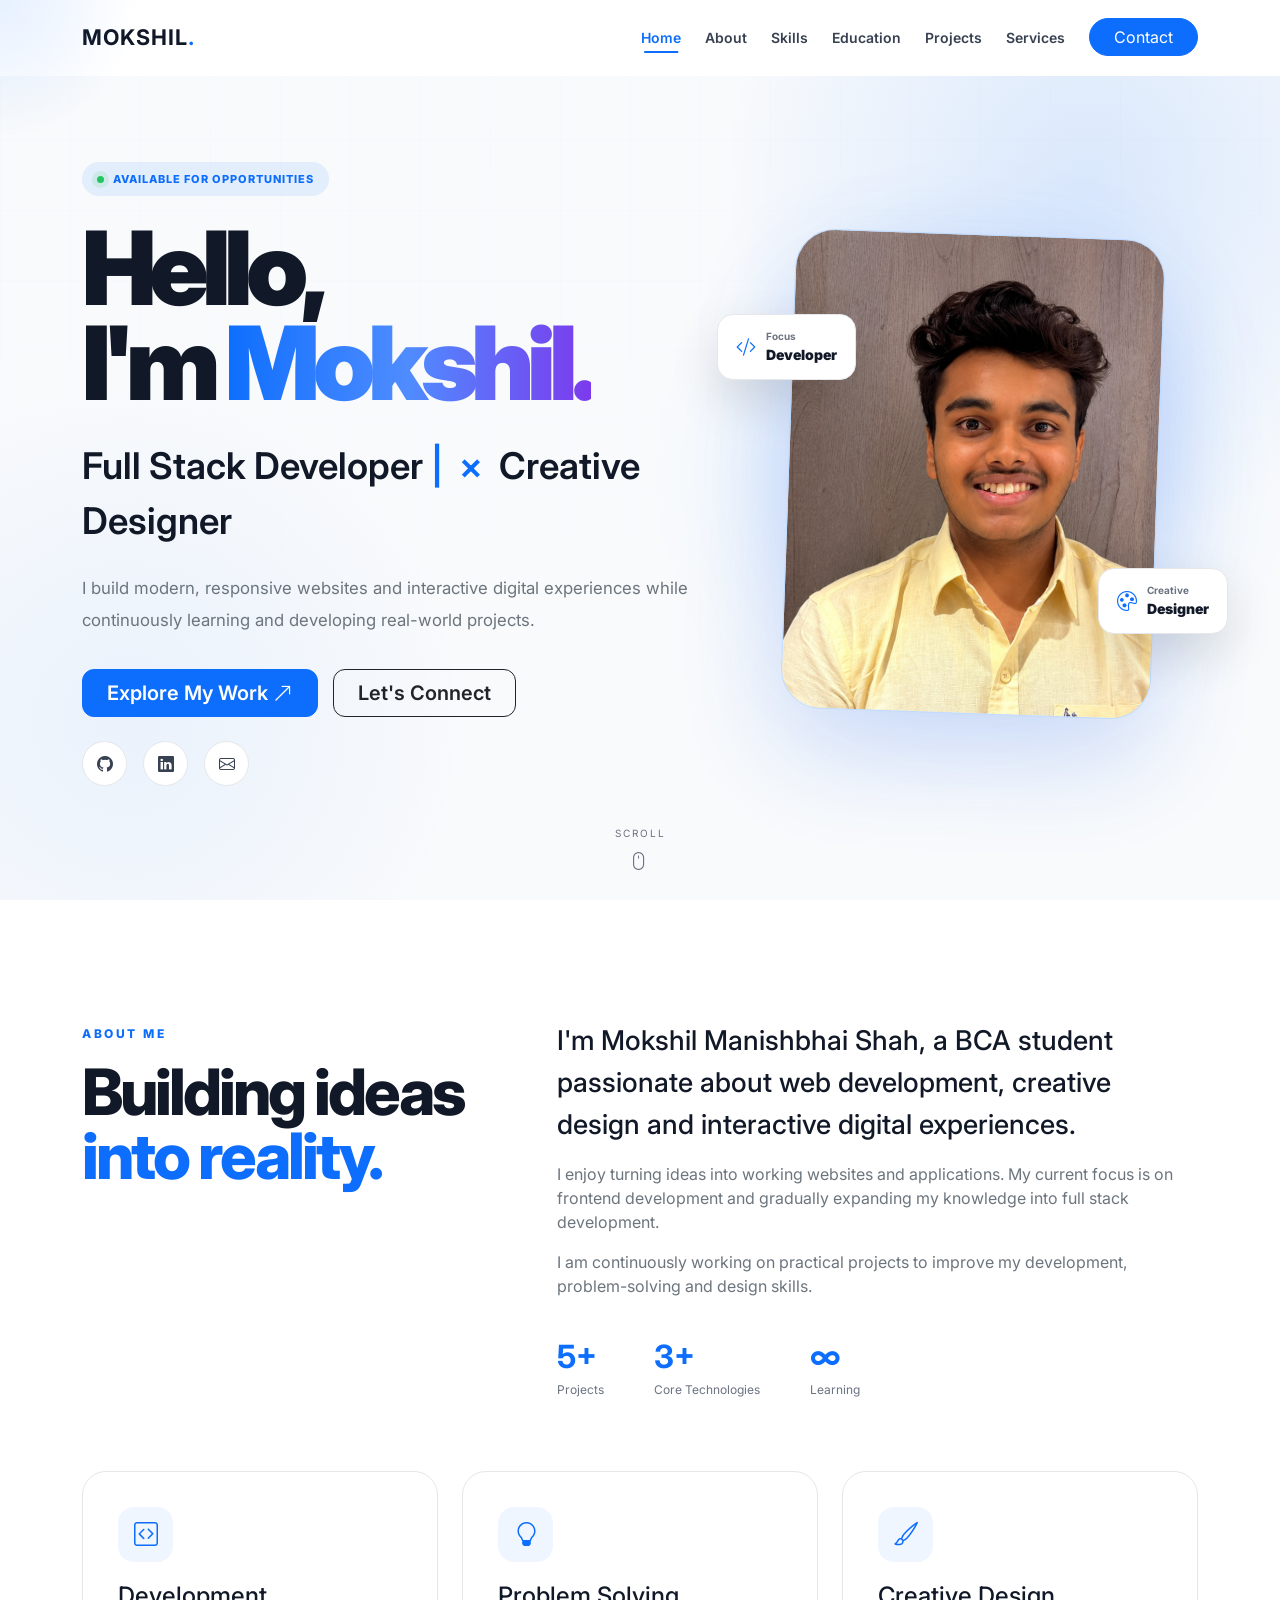
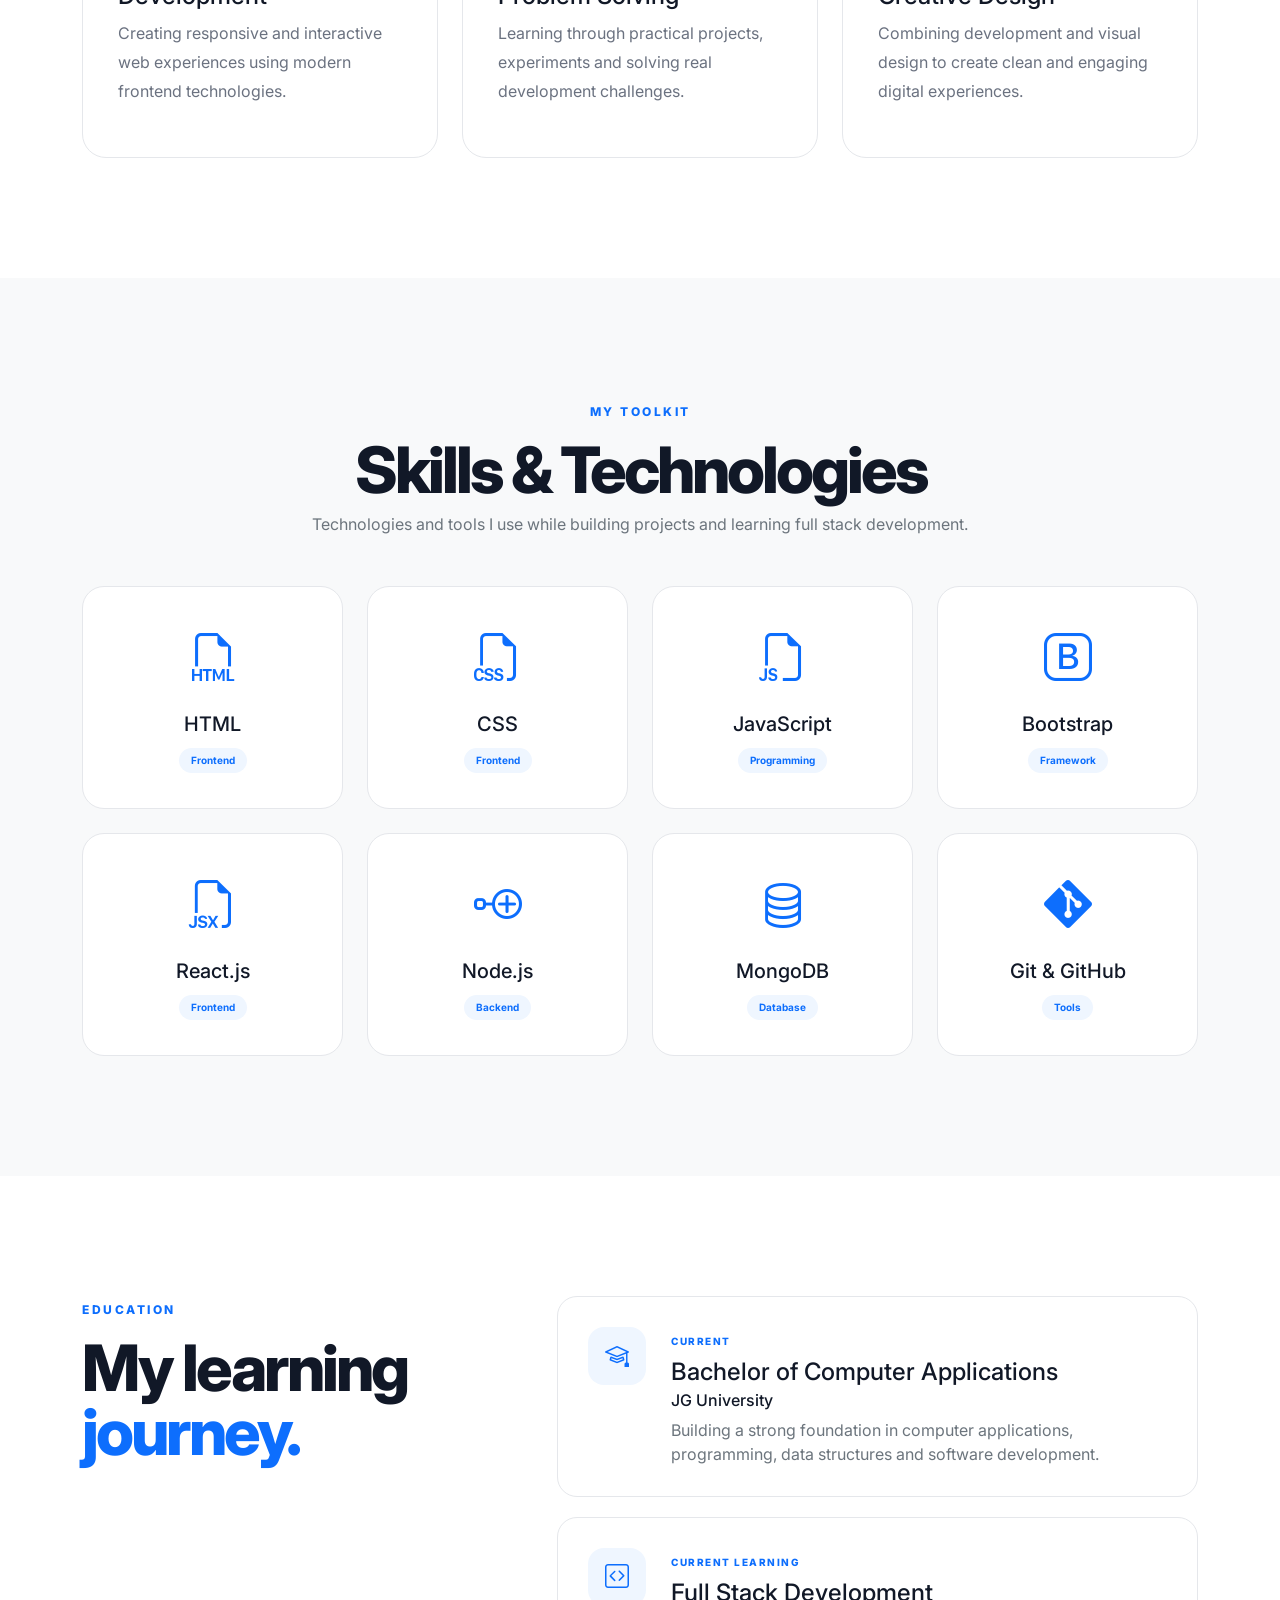
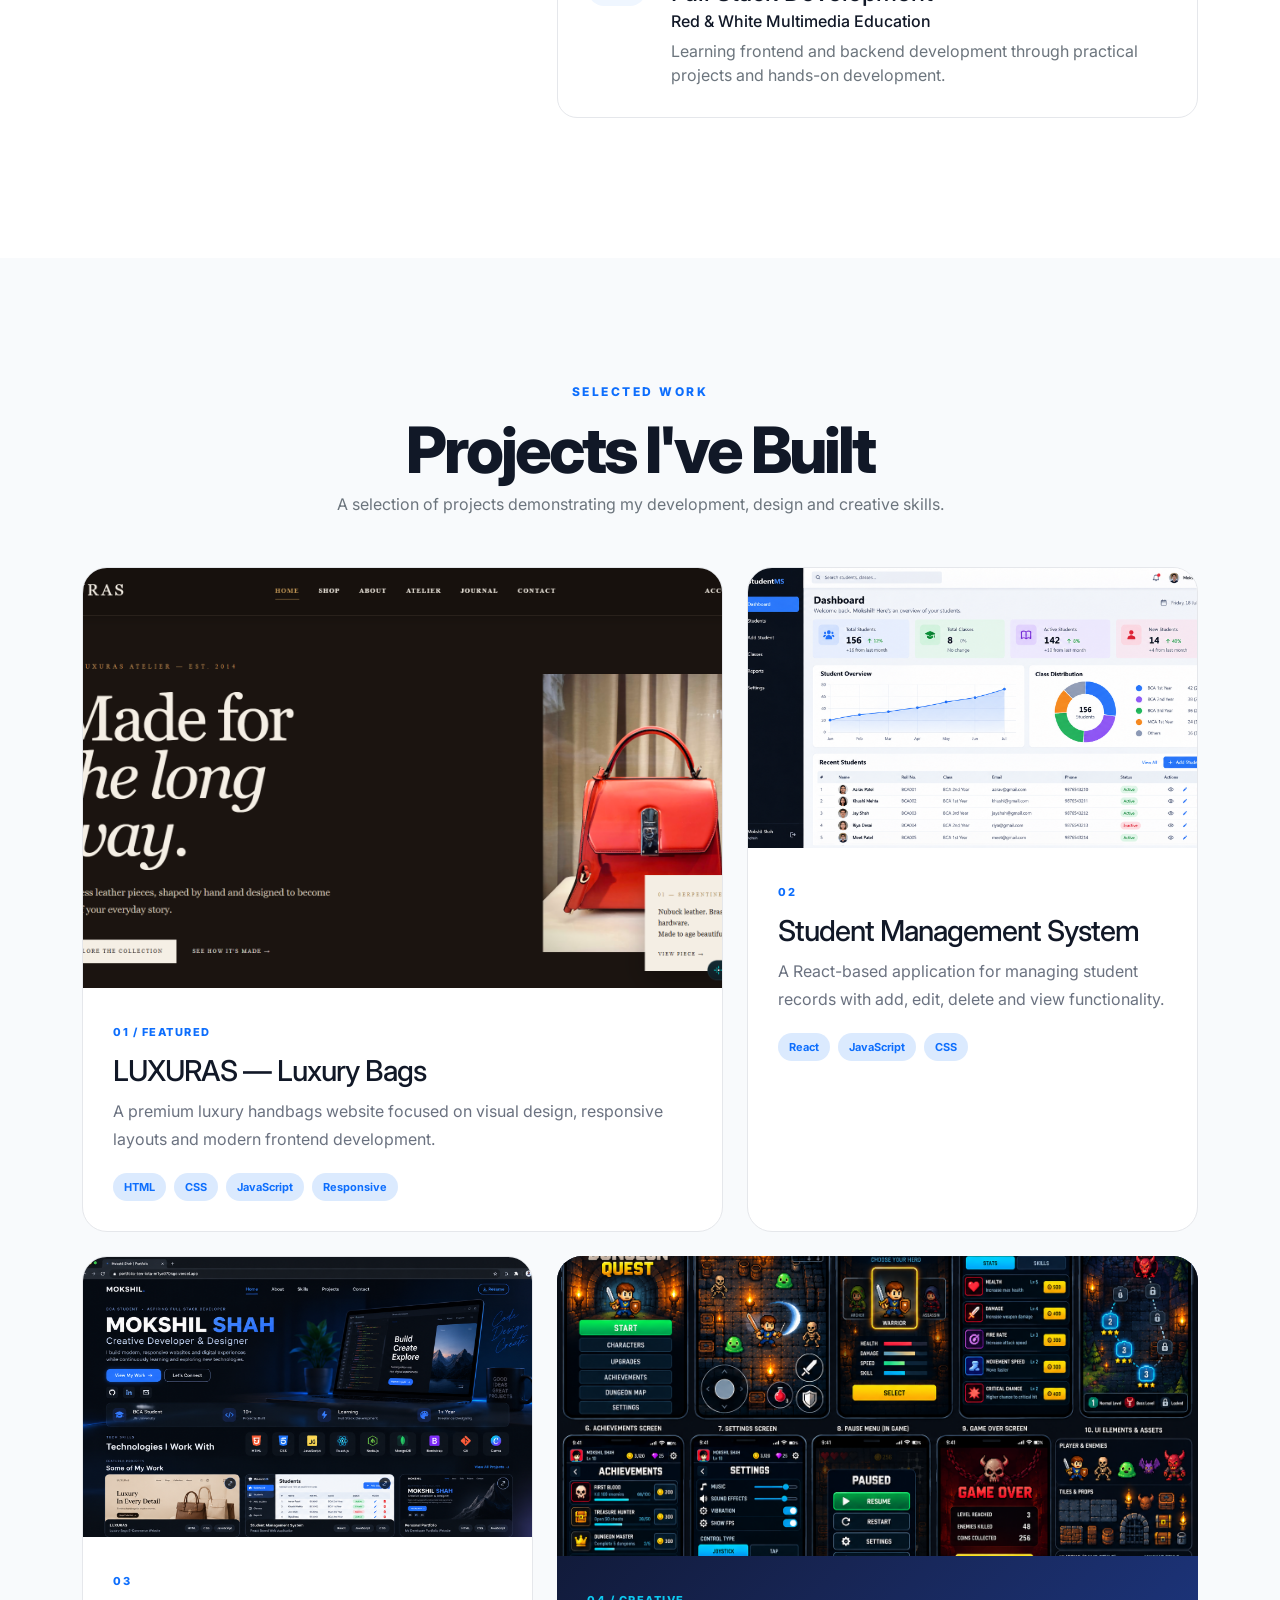
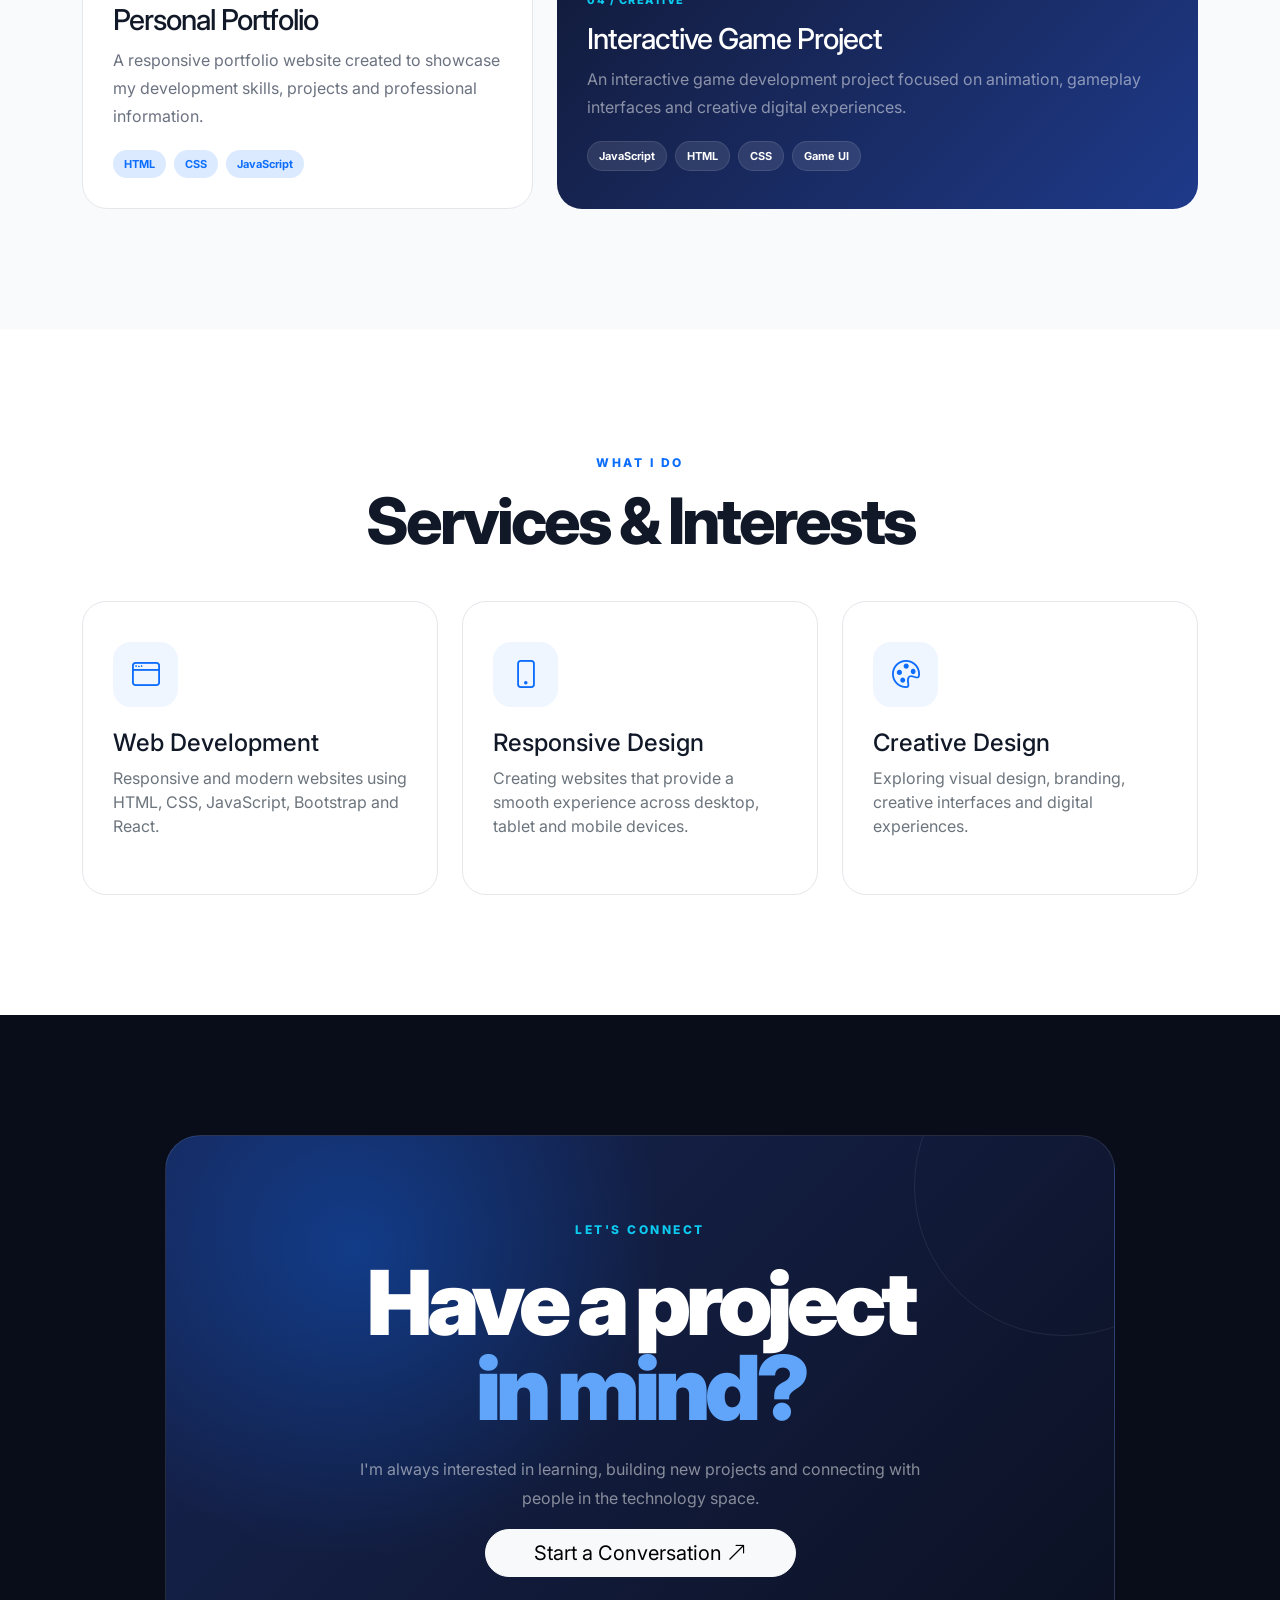
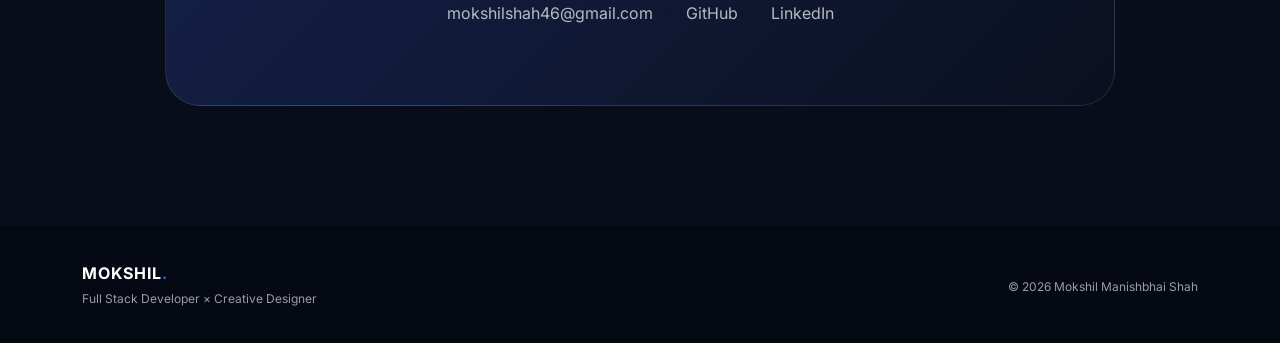
<file: Portfolio-Bootstrap/index.html>
<!DOCTYPE html>
<html lang="en">

<head>

    <meta charset="UTF-8">

    <meta name="viewport"
          content="width=device-width, initial-scale=1.0">

    <title>Mokshil Shah | Full Stack Developer</title>

    <meta
        name="description"
        content="Mokshil Manishbhai Shah - Full Stack Developer and Creative Designer Portfolio"
    >

    <!-- Google Font -->
    <link rel="preconnect" href="https://fonts.googleapis.com">

    <link rel="preconnect"
          href="https://fonts.gstatic.com"
          crossorigin>

    <link
        href="https://fonts.googleapis.com/css2?family=Inter:wght@400;500;600;700;800;900&display=swap"
        rel="stylesheet"
    >

    <!-- Bootstrap -->
    <link
        href="https://cdn.jsdelivr.net/npm/bootstrap@5.3.3/dist/css/bootstrap.min.css"
        rel="stylesheet"
    >

    <!-- Bootstrap Icons -->
    <link
        rel="stylesheet"
        href="https://cdn.jsdelivr.net/npm/bootstrap-icons@1.11.3/font/bootstrap-icons.min.css"
    >

    <!-- Your CSS -->
    <link rel="stylesheet" href="css/style.css">

</head>


<body>


<!-- =========================================================
     CURSOR GLOW
========================================================= -->

<div class="cursor-glow"></div>


<!-- =========================================================
     NAVBAR
========================================================= -->

<nav
    id="mainNavbar"
    class="navbar navbar-expand-lg fixed-top bg-white"
>

    <div class="container">

        <a
            class="navbar-brand fw-bold"
            href="#home"
        >
            MOKSHIL<span>.</span>
        </a>


        <button
            class="navbar-toggler"
            type="button"
            data-bs-toggle="collapse"
            data-bs-target="#navbarContent"
            aria-controls="navbarContent"
            aria-expanded="false"
            aria-label="Toggle navigation"
        >

            <span class="navbar-toggler-icon"></span>

        </button>


        <div
            class="collapse navbar-collapse"
            id="navbarContent"
        >

            <ul class="navbar-nav ms-auto align-items-lg-center gap-lg-2">

                <li class="nav-item">
                    <a
                        class="nav-link active"
                        href="#home"
                    >
                        Home
                    </a>
                </li>

                <li class="nav-item">
                    <a
                        class="nav-link"
                        href="#about"
                    >
                        About
                    </a>
                </li>

                <li class="nav-item">
                    <a
                        class="nav-link"
                        href="#skills"
                    >
                        Skills
                    </a>
                </li>

                <li class="nav-item">
                    <a
                        class="nav-link"
                        href="#education"
                    >
                        Education
                    </a>
                </li>

                <li class="nav-item">
                    <a
                        class="nav-link"
                        href="#projects"
                    >
                        Projects
                    </a>
                </li>

                <li class="nav-item">
                    <a
                        class="nav-link"
                        href="#services"
                    >
                        Services
                    </a>
                </li>

                <li class="nav-item ms-lg-2">

                    <a
                        class="btn btn-primary px-4 rounded-pill"
                        href="#contact"
                    >
                        Contact
                    </a>

                </li>

            </ul>

        </div>

    </div>

</nav>



<!-- =========================================================
     HERO
========================================================= -->

<section
    id="home"
    class="hero-section"
>

    <div class="hero-grid"></div>

    <div class="container">

        <div class="row align-items-center min-vh-100 pt-5">

            <!-- LEFT -->

            <div class="col-lg-7">

                <div class="reveal">

                    <span class="hero-badge">
                        <span class="status-dot"></span>
                        AVAILABLE FOR OPPORTUNITIES
                    </span>

                </div>


                <h1
                    class="hero-title reveal delay-1"
                >

                    Hello,

                    <br>

                    I'm

                    <span class="gradient-text">
                        Mokshil.
                    </span>

                </h1>


                <div
                    class="hero-subtitle reveal delay-2"
                >

                    <span id="typingText">
                        Full Stack Developer
                    </span>

                    <span class="typing-cursor">|</span>

                    <span class="cross">×</span>

                    Creative Designer

                </div>


                <p
                    class="hero-text text-secondary reveal delay-3"
                >

                    I build modern, responsive websites and
                    interactive digital experiences while
                    continuously learning and developing
                    real-world projects.

                </p>


                <div
                    class="hero-buttons reveal delay-4"
                >

                    <a
                        href="#projects"
                        class="btn btn-primary btn-lg px-4"
                    >

                        Explore My Work

                        <i class="bi bi-arrow-up-right"></i>

                    </a>


                    <a
                        href="#contact"
                        class="btn btn-outline-dark btn-lg px-4"
                    >

                        Let's Connect

                    </a>

                </div>


                <!-- SOCIAL -->

                <div
                    class="social-links d-flex gap-3 mt-4 reveal delay-5"
                >

                    <a
                        href="https://github.com/mokshilthegreat"
                        target="_blank"
                        aria-label="GitHub"
                    >

                        <i class="bi bi-github"></i>

                    </a>


                    <a
                        href="https://www.linkedin.com/in/mokshil-shah-58b25a358/"
                        target="_blank"
                        aria-label="LinkedIn"
                    >

                        <i class="bi bi-linkedin"></i>

                    </a>


                    <a
                        href="mailto:mokshilshah46@gmail.com"
                        aria-label="Email"
                    >

                        <i class="bi bi-envelope"></i>

                    </a>

                </div>

            </div>



            <!-- RIGHT -->

            <div class="col-lg-5 mt-5 mt-lg-0">

                <div
                    class="hero-visual reveal delay-2"
                >

                    <div class="profile-glow"></div>


                    <div class="profile-frame">

                        <img
                            src="images/profile.jpg"
                            alt="Mokshil Shah"
                        >

                    </div>


                    <!-- FLOATING CARD -->

                    <div class="floating-card card-one">

                        <i class="bi bi-code-slash"></i>

                        <div>

                            <small>
                                Focus
                            </small>

                            <strong>
                                Developer
                            </strong>

                        </div>

                    </div>


                    <div class="floating-card card-two">

                        <i class="bi bi-palette"></i>

                        <div>

                            <small>
                                Creative
                            </small>

                            <strong>
                                Designer
                            </strong>

                        </div>

                    </div>

                </div>

            </div>

        </div>

    </div>


    <!-- SCROLL -->

    <div class="scroll-indicator">

        <span>
            SCROLL
        </span>

        <i class="bi bi-mouse"></i>

    </div>

</section>



<!-- =========================================================
     ABOUT
========================================================= -->

<section
    id="about"
    class="section-padding"
>

    <div class="container">

        <div class="row">

            <div class="col-lg-5 reveal">

                <span class="section-label">
                    ABOUT ME
                </span>

                <h2 class="section-title mt-3">

                    Building ideas
                    <span>into reality.</span>

                </h2>

            </div>


            <div class="col-lg-7 reveal delay-1">

                <p class="about-large">

                    I'm Mokshil Manishbhai Shah, a BCA student
                    passionate about web development, creative
                    design and interactive digital experiences.

                </p>


                <p class="text-secondary">

                    I enjoy turning ideas into working websites
                    and applications. My current focus is on
                    frontend development and gradually expanding
                    my knowledge into full stack development.

                </p>


                <p class="text-secondary">

                    I am continuously working on practical
                    projects to improve my development,
                    problem-solving and design skills.

                </p>


                <div class="about-stats">

                    <div>

                        <strong>5+</strong>

                        <span>Projects</span>

                    </div>


                    <div>

                        <strong>3+</strong>

                        <span>Core Technologies</span>

                    </div>


                    <div>

                        <strong>∞</strong>

                        <span>Learning</span>

                    </div>

                </div>

            </div>

        </div>


        <!-- INFO CARDS -->

        <div class="row g-4 mt-5">

            <div class="col-md-4 reveal">

                <div class="info-card">

                    <div class="info-icon">

                        <i class="bi bi-code-square"></i>

                    </div>

                    <h4>
                        Development
                    </h4>

                    <p>

                        Creating responsive and interactive
                        web experiences using modern frontend
                        technologies.

                    </p>

                </div>

            </div>


            <div class="col-md-4 reveal delay-1">

                <div class="info-card">

                    <div class="info-icon">

                        <i class="bi bi-lightbulb"></i>

                    </div>

                    <h4>
                        Problem Solving
                    </h4>

                    <p>

                        Learning through practical projects,
                        experiments and solving real development
                        challenges.

                    </p>

                </div>

            </div>


            <div class="col-md-4 reveal delay-2">

                <div class="info-card">

                    <div class="info-icon">

                        <i class="bi bi-brush"></i>

                    </div>

                    <h4>
                        Creative Design
                    </h4>

                    <p>

                        Combining development and visual design
                        to create clean and engaging digital
                        experiences.

                    </p>

                </div>

            </div>

        </div>

    </div>

</section>



<!-- =========================================================
     SKILLS
========================================================= -->

<section
    id="skills"
    class="section-padding bg-light"
>

    <div class="container">

        <div class="text-center reveal">

            <span class="section-label">
                MY TOOLKIT
            </span>

            <h2 class="section-title mt-3">
                Skills & Technologies
            </h2>

            <p class="section-description mx-auto text-secondary">

                Technologies and tools I use while building
                projects and learning full stack development.

            </p>

        </div>


        <div class="row g-4 mt-4">

            <div class="col-6 col-md-4 col-lg-3 reveal">

                <div class="skill-box">

                    <i class="bi bi-filetype-html"></i>

                    <h5>HTML</h5>

                    <span>Frontend</span>

                </div>

            </div>


            <div class="col-6 col-md-4 col-lg-3 reveal delay-1">

                <div class="skill-box">

                    <i class="bi bi-filetype-css"></i>

                    <h5>CSS</h5>

                    <span>Frontend</span>

                </div>

            </div>


            <div class="col-6 col-md-4 col-lg-3 reveal delay-2">

                <div class="skill-box">

                    <i class="bi bi-filetype-js"></i>

                    <h5>JavaScript</h5>

                    <span>Programming</span>

                </div>

            </div>


            <div class="col-6 col-md-4 col-lg-3 reveal delay-3">

                <div class="skill-box">

                    <i class="bi bi-bootstrap"></i>

                    <h5>Bootstrap</h5>

                    <span>Framework</span>

                </div>

            </div>


            <div class="col-6 col-md-4 col-lg-3 reveal">

                <div class="skill-box">

                    <i class="bi bi-filetype-jsx"></i>

                    <h5>React.js</h5>

                    <span>Frontend</span>

                </div>

            </div>


            <div class="col-6 col-md-4 col-lg-3 reveal delay-1">

                <div class="skill-box">

                    <i class="bi bi-node-plus"></i>

                    <h5>Node.js</h5>

                    <span>Backend</span>

                </div>

            </div>


            <div class="col-6 col-md-4 col-lg-3 reveal delay-2">

                <div class="skill-box">

                    <i class="bi bi-database"></i>

                    <h5>MongoDB</h5>

                    <span>Database</span>

                </div>

            </div>


            <div class="col-6 col-md-4 col-lg-3 reveal delay-3">

                <div class="skill-box">

                    <i class="bi bi-git"></i>

                    <h5>Git & GitHub</h5>

                    <span>Tools</span>

                </div>

            </div>

        </div>

    </div>

</section>



<!-- =========================================================
     EDUCATION
========================================================= -->

<section
    id="education"
    class="section-padding"
>

    <div class="container">

        <div class="row">

            <div class="col-lg-5 reveal">

                <span class="section-label">
                    EDUCATION
                </span>

                <h2 class="section-title mt-3">

                    My learning
                    <span>journey.</span>

                </h2>

            </div>


            <div class="col-lg-7">

                <div class="timeline-item reveal">

                    <div class="timeline-icon">

                        <i class="bi bi-mortarboard"></i>

                    </div>

                    <div>

                        <span class="timeline-date">
                            CURRENT
                        </span>

                        <h4>
                            Bachelor of Computer Applications
                        </h4>

                        <h6>
                            JG University
                        </h6>

                        <p class="text-secondary mb-0">

                            Building a strong foundation in
                            computer applications, programming,
                            data structures and software
                            development.

                        </p>

                    </div>

                </div>


                <div class="timeline-item reveal delay-1">

                    <div class="timeline-icon">

                        <i class="bi bi-code-square"></i>

                    </div>

                    <div>

                        <span class="timeline-date">
                            CURRENT LEARNING
                        </span>

                        <h4>
                            Full Stack Development
                        </h4>

                        <h6>
                            Red & White Multimedia Education
                        </h6>

                        <p class="text-secondary mb-0">

                            Learning frontend and backend
                            development through practical
                            projects and hands-on development.

                        </p>

                    </div>

                </div>

            </div>

        </div>

    </div>

</section>



<!-- =========================================================
     PROJECTS
========================================================= -->

<section
    id="projects"
    class="projects-section section-padding"
>

    <div class="container">

        <div class="text-center reveal">

            <span class="section-label">
                SELECTED WORK
            </span>

            <h2 class="section-title mt-3">
                Projects I've Built
            </h2>

            <p class="section-description mx-auto text-secondary">

                A selection of projects demonstrating my
                development, design and creative skills.

            </p>

        </div>


        <div class="row g-4 mt-4">


            <!-- PROJECT 01 -->

            <div class="col-lg-7 reveal">

                <article
                    class="project-card project-large"
                >

                    <div class="project-image">

                        <img
                            src="images/luxuras.jpg"
                            alt="Luxuras Luxury Bags"
                        >

                        <div class="project-overlay">

                            <a
                                href="https://luxuras-bags.netlify.app/"
                                target="_blank"
                                class="btn btn-light rounded-pill"
                            >

                                Live Demo

                                <i class="bi bi-arrow-up-right"></i>

                            </a>

                        </div>

                    </div>


                    <div class="project-content">

                        <span class="project-number">
                            01 / FEATURED
                        </span>

                        <h3>
                            LUXURAS — Luxury Bags
                        </h3>

                        <p>

                            A premium luxury handbags website
                            focused on visual design, responsive
                            layouts and modern frontend development.

                        </p>


                        <div class="tech-tags">

                            <span>HTML</span>
                            <span>CSS</span>
                            <span>JavaScript</span>
                            <span>Responsive</span>

                        </div>

                    </div>

                </article>

            </div>



            <!-- PROJECT 02 -->

            <div class="col-lg-5 reveal delay-1">

                <article class="project-card h-100">

                    <div class="project-image project-small">

                        <img
                            src="images/student-management.jpg"
                            alt="Student Management System"
                        >

                        <div class="project-overlay">

                            <span class="overlay-text">
                                React Project
                            </span>

                        </div>

                    </div>


                    <div class="project-content">

                        <span class="project-number">
                            02
                        </span>

                        <h3>
                            Student Management System
                        </h3>

                        <p>

                            A React-based application for
                            managing student records with
                            add, edit, delete and view
                            functionality.

                        </p>


                        <div class="tech-tags">

                            <span>React</span>
                            <span>JavaScript</span>
                            <span>CSS</span>

                        </div>

                    </div>

                </article>

            </div>



            <!-- PROJECT 03 -->

            <div class="col-lg-5 reveal">

                <article class="project-card h-100">

                    <div class="project-image project-small">

                        <img
                            src="images/portfolio.jpg"
                            alt="Personal Portfolio"
                        >

                        <div class="project-overlay">

                            <a
                                href="https://portfolio-ten-iota-m1ye970kge.vercel.app/"
                                target="_blank"
                                class="btn btn-light rounded-pill"
                            >

                                View Portfolio

                                <i class="bi bi-arrow-up-right"></i>

                            </a>

                        </div>

                    </div>


                    <div class="project-content">

                        <span class="project-number">
                            03
                        </span>

                        <h3>
                            Personal Portfolio
                        </h3>

                        <p>

                            A responsive portfolio website
                            created to showcase my development
                            skills, projects and professional
                            information.

                        </p>


                        <div class="tech-tags">

                            <span>HTML</span>
                            <span>CSS</span>
                            <span>JavaScript</span>

                        </div>

                    </div>

                </article>

            </div>



            <!-- PROJECT 04 GAME -->

            <div class="col-lg-7 reveal delay-1">

                <article class="project-card project-dark h-100">

                    <div class="project-image project-game">

                        <img
                            src="images/game.jpg"
                            alt="Game Development Project"
                        >

                        <div class="project-overlay">

                            <span class="overlay-text white">
                                Game Development
                            </span>

                        </div>

                    </div>


                    <div class="project-content text-white">

                        <span class="project-number text-info">
                            04 / CREATIVE
                        </span>

                        <h3>
                            Interactive Game Project
                        </h3>

                        <p class="text-white-50">

                            An interactive game development
                            project focused on animation,
                            gameplay interfaces and creative
                            digital experiences.

                        </p>


                        <div class="tech-tags dark-tags">

                            <span>JavaScript</span>
                            <span>HTML</span>
                            <span>CSS</span>
                            <span>Game UI</span>

                        </div>

                    </div>

                </article>

            </div>

        </div>

    </div>

</section>



<!-- =========================================================
     SERVICES
========================================================= -->

<section
    id="services"
    class="section-padding"
>

    <div class="container">

        <div class="text-center reveal">

            <span class="section-label">
                WHAT I DO
            </span>

            <h2 class="section-title mt-3">
                Services & Interests
            </h2>

        </div>


        <div class="row g-4 mt-4">

            <div class="col-md-4 reveal">

                <div class="service-card">

                    <div class="service-icon">

                        <i class="bi bi-window"></i>

                    </div>

                    <h4>
                        Web Development
                    </h4>

                    <p class="text-secondary">

                        Responsive and modern websites using
                        HTML, CSS, JavaScript, Bootstrap and
                        React.

                    </p>

                </div>

            </div>


            <div class="col-md-4 reveal delay-1">

                <div class="service-card">

                    <div class="service-icon">

                        <i class="bi bi-phone"></i>

                    </div>

                    <h4>
                        Responsive Design
                    </h4>

                    <p class="text-secondary">

                        Creating websites that provide a
                        smooth experience across desktop,
                        tablet and mobile devices.

                    </p>

                </div>

            </div>


            <div class="col-md-4 reveal delay-2">

                <div class="service-card">

                    <div class="service-icon">

                        <i class="bi bi-palette"></i>

                    </div>

                    <h4>
                        Creative Design
                    </h4>

                    <p class="text-secondary">

                        Exploring visual design, branding,
                        creative interfaces and digital
                        experiences.

                    </p>

                </div>

            </div>

        </div>

    </div>

</section>



<!-- =========================================================
     CONTACT
========================================================= -->

<section
    id="contact"
    class="contact-section"
>

    <div class="container">

        <div class="contact-box text-center reveal">

            <span class="section-label text-info">
                LET'S CONNECT
            </span>


            <h2 class="contact-title">

                Have a project
                <br>

                <span>in mind?</span>

            </h2>


            <p class="text-white-50 mx-auto contact-text">

                I'm always interested in learning,
                building new projects and connecting
                with people in the technology space.

            </p>


            <a
                href="mailto:mokshilshah46@gmail.com"
                class="btn btn-light btn-lg rounded-pill px-5"
            >

                Start a Conversation

                <i class="bi bi-arrow-up-right"></i>

            </a>


            <div class="contact-links mt-4">

                <a
                    href="mailto:mokshilshah46@gmail.com"
                >
                    mokshilshah46@gmail.com
                </a>

                <span>•</span>

                <a
                    href="https://github.com/mokshilthegreat"
                    target="_blank"
                >
                    GitHub
                </a>

                <span>•</span>

                <a
                    href="https://www.linkedin.com/in/mokshil-shah-58b25a358/"
                    target="_blank"
                >
                    LinkedIn
                </a>

            </div>

        </div>

    </div>

</section>



<!-- =========================================================
     FOOTER
========================================================= -->

<footer>

    <div class="container">

        <div class="footer-content">

            <div>

                <strong>
                    MOKSHIL<span>.</span>
                </strong>

                <p>
                    Full Stack Developer × Creative Designer
                </p>

            </div>


            <div>

                <p class="mb-0">
                    © <span id="currentYear">2026</span>
                    Mokshil Manishbhai Shah
                </p>

            </div>

        </div>

    </div>

</footer>



<!-- =========================================================
     BACK TO TOP
========================================================= -->

<button
    id="backToTop"
    aria-label="Back to top"
>

    <i class="bi bi-arrow-up"></i>

</button>



<!-- Bootstrap JS -->

<script
    src="https://cdn.jsdelivr.net/npm/bootstrap@5.3.3/dist/js/bootstrap.bundle.min.js"
></script>


<!-- Your JS -->

<script src="js/script.js"></script>


</body>

</html>
</file>
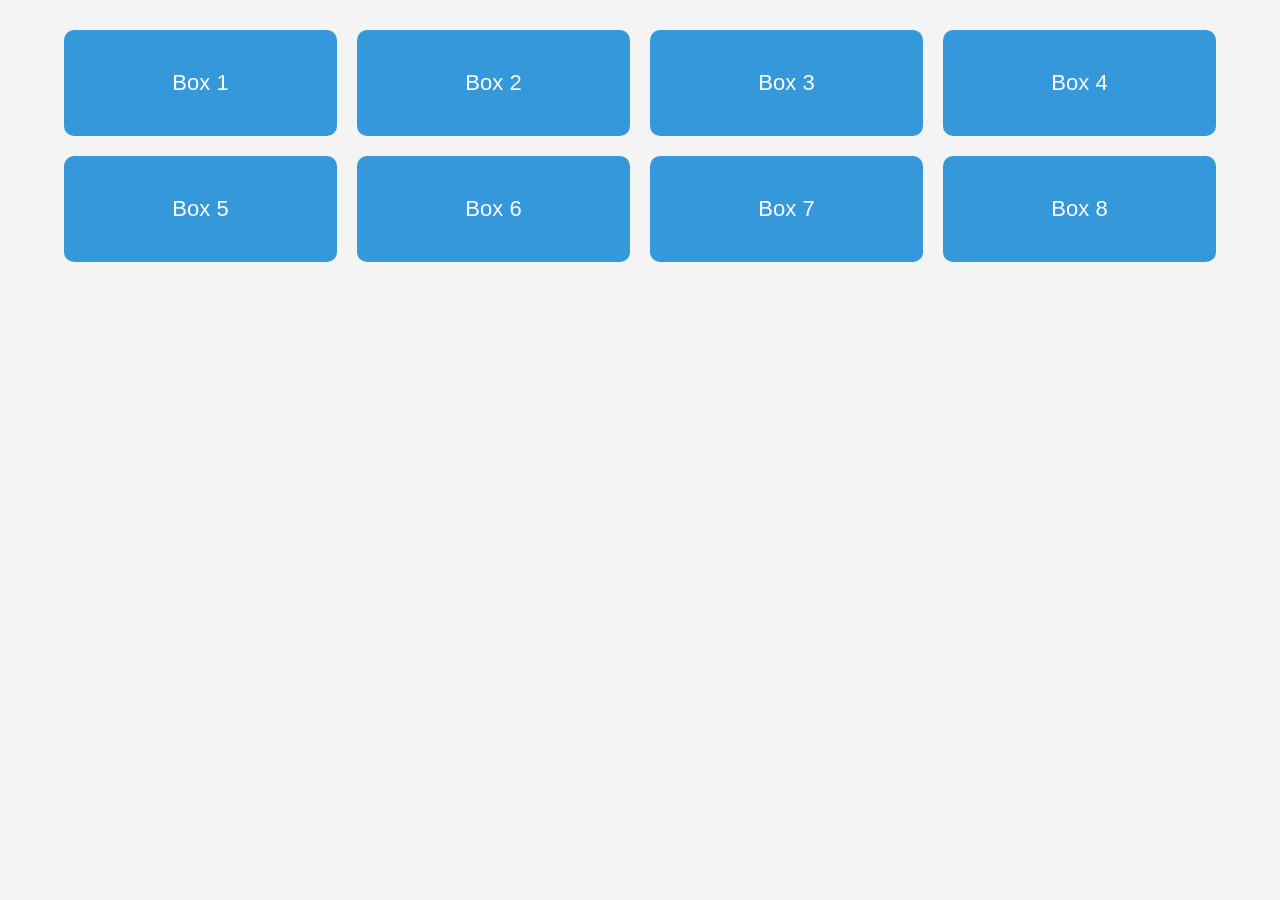
<file: max-width.html>
<!DOCTYPE html>
<html lang="en">
<head>
<meta charset="UTF-8">
<meta name="viewport" content="width=device-width, initial-scale=1.0">
<title>Max-Width  Project</title>

<style>
*{
    margin:0;
    padding:0;
    box-sizing:border-box;
}

body{
    font-family:Arial, sans-serif;
    background:#f4f4f4;
}

.container{
    width:90%;
    margin:auto;
    display:flex;
    flex-wrap:wrap;
    gap:20px;
    padding:30px 0;
}

.box{
    width:calc(25% - 15px); /* Desktop - 4 columns */
    background:#3498db;
    color:white;
    text-align:center;
    padding:40px;
    border-radius:10px;
    font-size:22px;
}


@media (max-width:1200px){
    .box{
        width:calc(33.33% - 14px); /* 3 columns */
    }
}


@media (max-width:992px){
    .box{
        width:calc(50% - 10px); /* 2 columns */
    }
}


@media (max-width:576px){
    .box{
        width:100%; 
    }
}
</style>

</head>
<body>

<div class="container">
    <div class="box">Box 1</div>
    <div class="box">Box 2</div>
    <div class="box">Box 3</div>
    <div class="box">Box 4</div>
    <div class="box">Box 5</div>
    <div class="box">Box 6</div>
    <div class="box">Box 7</div>
    <div class="box">Box 8</div>
</div>

</body>
</html>
</file>
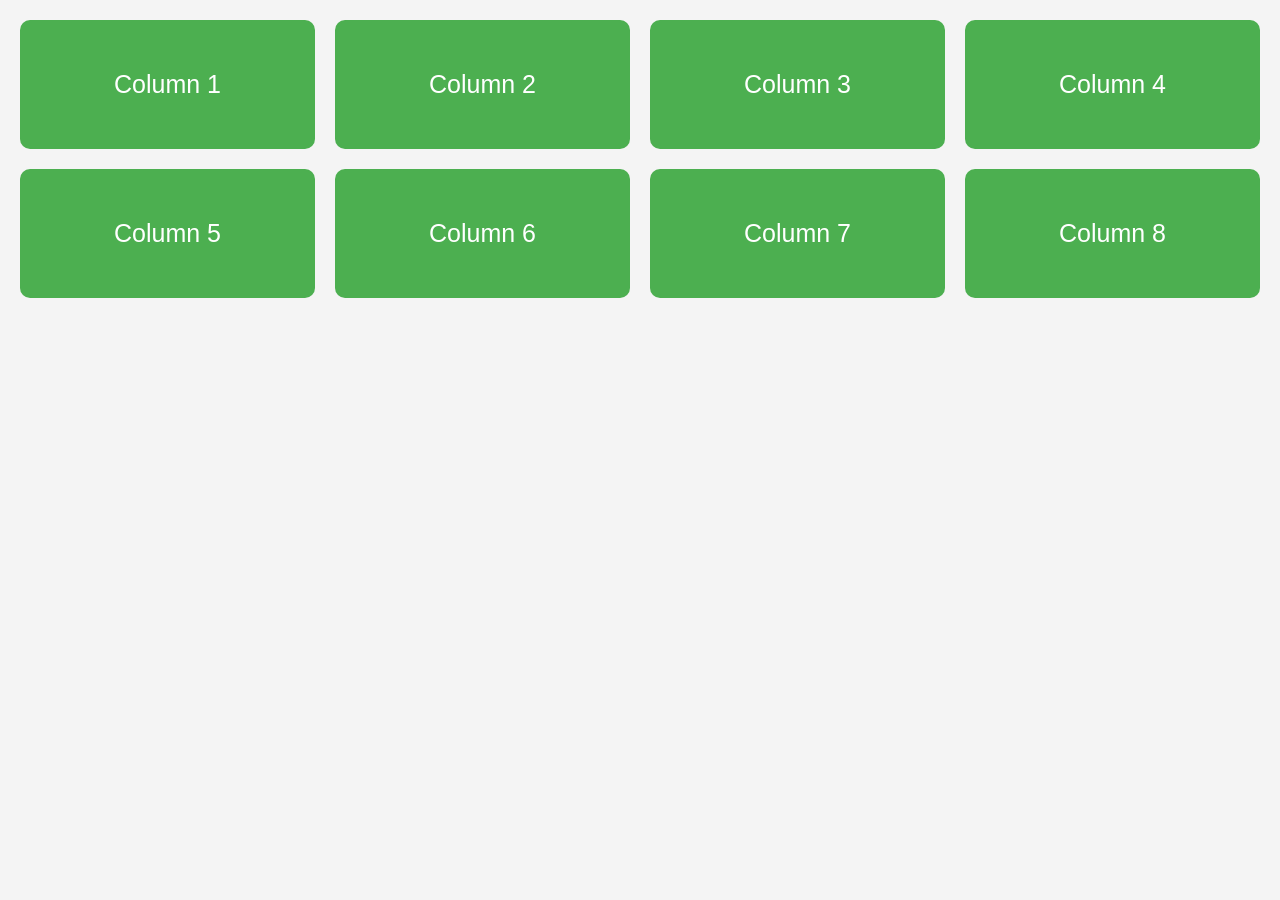
<file: Min-width.html>
<!DOCTYPE html>
<html lang="en">
<head>
<meta charset="UTF-8">
<meta name="viewport" content="width=device-width, initial-scale=1.0">
<title>Min-Width Responsive Website</title>

<style>
*{
    margin:0;
    padding:0;
    box-sizing:border-box;
}

body{
    font-family:Arial,sans-serif;
    background:#f4f4f4;
}

/* Mobile First */
.container{
    display:flex;
    flex-wrap:wrap;
    gap:20px;
    padding:20px;
}

.box{
    width:100%;
    background:#4CAF50;
    color:white;
    text-align:center;
    padding:50px;
    font-size:25px;
    border-radius:10px;
}

/* Tablet (768px and above) */
@media (min-width:768px){
    .box{
        width:calc(50% - 10px);
    }
}

/* Laptop/Desktop (992px and above) */
@media (min-width:992px){
    .box{
        width:calc(33.33% - 14px);
    }
}

/* Large Desktop (1200px and above) */
@media (min-width:1200px){
    .box{
        width:calc(25% - 15px);
    }
}
</style>

</head>
<body>

<div class="container">
    <div class="box">Column 1</div>
    <div class="box">Column 2</div>
    <div class="box">Column 3</div>
    <div class="box">Column 4</div>
    <div class="box">Column 5</div>
    <div class="box">Column 6</div>
    <div class="box">Column 7</div>
    <div class="box">Column 8</div>
</div>

</body>
</html>
</file>
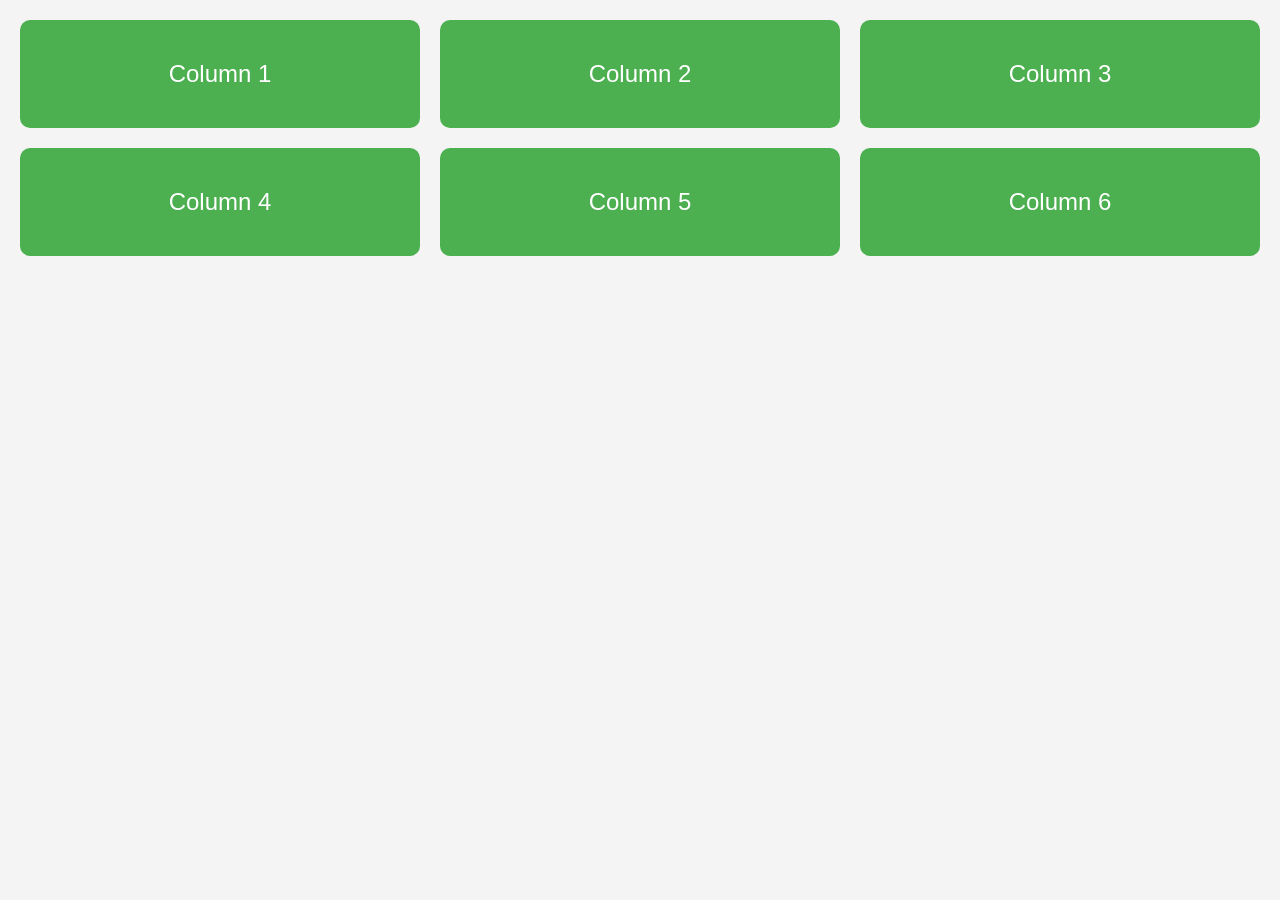
<file: Responsive_Column.html>
<!DOCTYPE html>
<html lang="en">
<head>
<meta charset="UTF-8">
<meta name="viewport" content="width=device-width, initial-scale=1.0">
<title>Responsive Columns</title>

<style>
    *{
        margin:0;
        padding:0;
        box-sizing:border-box;
    }

    body{
        font-family:Arial, sans-serif;
        background:#f4f4f4;
    }

    .container{
        display:flex;
        flex-wrap:wrap;
        gap:20px;
        padding:20px;
    }

    .box{
        flex:1 1 calc(33.33% - 20px);
        background:#4CAF50;
        color:white;
        text-align:center;
        padding:40px;
        border-radius:10px;
        font-size:24px;

    }

    
    @media (max-width:768px){
        .box{
            flex:1 1 calc(50% - 20px);
        }
    }

    
    @media (max-width:480px){
        .box{
            flex:100%;
        }
    }
</style>

</head>
<body>

<div class="container">
    <div class="box">Column 1</div>
    <div class="box">Column 2</div>
    <div class="box">Column 3</div>
    <div class="box">Column 4</div>
    <div class="box">Column 5</div>
    <div class="box">Column 6</div>
</div>

</body>
</html>
</file>
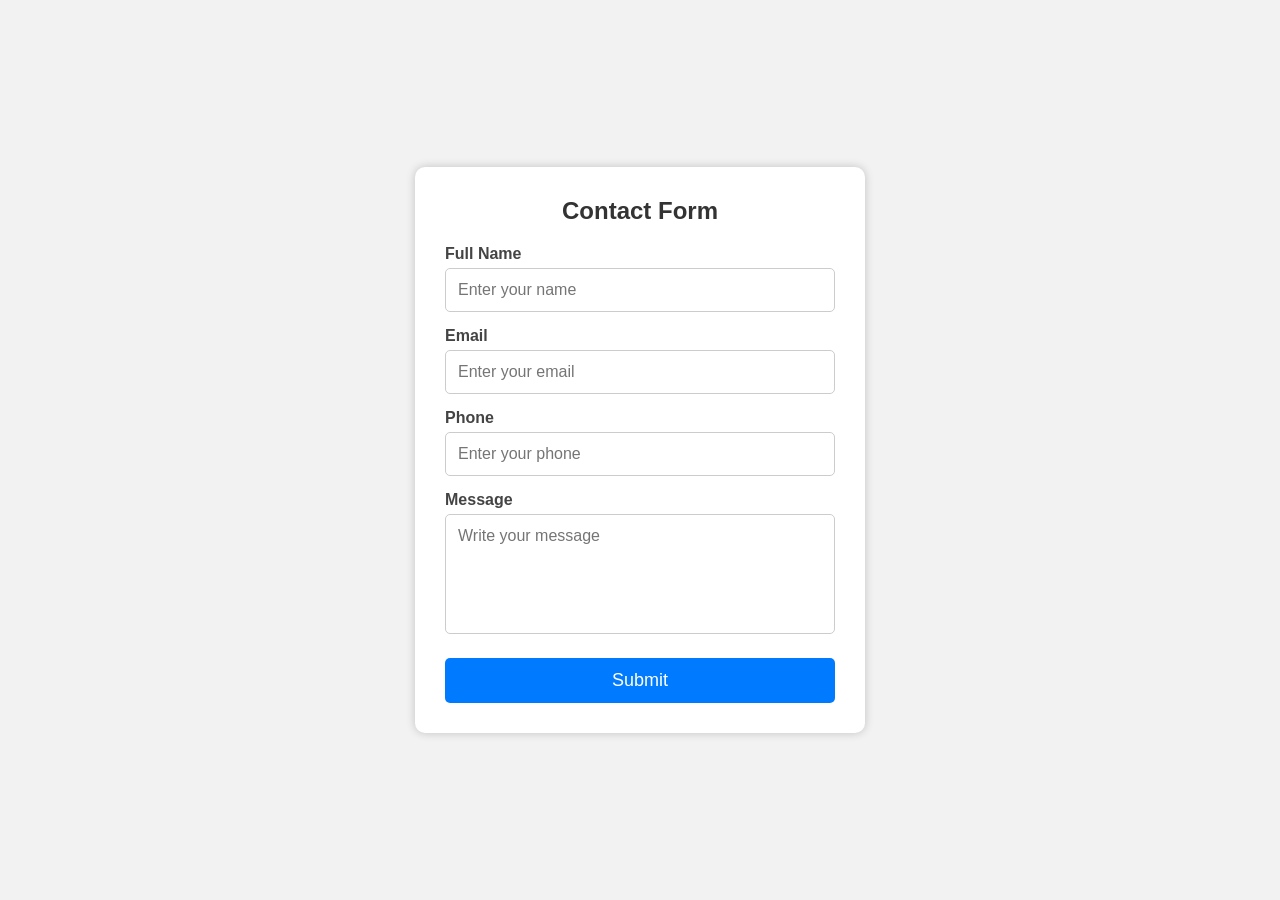
<file: exam-28-7-26/queston-2.html>
<!DOCTYPE html>
<html lang="en">
<head>
<meta charset="UTF-8">
<meta name="viewport" content="width=device-width, initial-scale=1.0">
<title>Form</title>

<style>

*{
    margin:0;
    padding:0;
    box-sizing:border-box;
    font-family:Arial, sans-serif;
}

body{
    background:#f2f2f2;
    display:flex;
    justify-content:center;
    align-items:center;
    height:100vh;
}

.container{
    width:450px;
    background:#fff;
    padding:30px;
    border-radius:10px;
    box-shadow:0 0 10px rgba(0,0,0,0.2);
}

h2{
    text-align:center;
    margin-bottom:20px;
    color:#333;
}

label{
    display:block;
    margin-top:15px;
    margin-bottom:5px;
    font-weight:bold;
    color:#444;
}

input,
textarea{
    width:100%;
    padding:12px;
    border:1px solid #ccc;
    border-radius:5px;
    outline:none;
    font-size:16px;
}

input:focus,
textarea:focus{
    border-color:#007BFF;
}

textarea{
    resize:none;
    height:120px;
}

button{
    width:100%;
    margin-top:20px;
    padding:12px;
    border:none;
    background:#007BFF;
    color:white;
    font-size:18px;
    border-radius:5px;
    cursor:pointer;
}

button:hover{
    background:#0056b3;
}



@media (max-width:768px){

    .container{
        width:90%;
        padding:20px;
    }

    h2{
        font-size:24px;
    }

    input,
    textarea,
    button{
        font-size:15px;
        padding:10px;
    }

}

</style>

</head>
<body>

<div class="container">

    <h2>Contact Form</h2>

    <form>

        <label>Full Name</label>
        <input type="text" placeholder="Enter your name">

        <label>Email</label>
        <input type="email" placeholder="Enter your email">

        <label>Phone</label>
        <input type="tel" placeholder="Enter your phone">

        <label>Message</label>
        <textarea placeholder="Write your message"></textarea>

        <button type="submit">Submit</button>

    </form>

</div>

</body>
</html>
</file>
<file: Portfolio-Bootstrap/css/style.css>
/* =========================================================
   MOKSHIL SHAH PORTFOLIO
   2026 STYLE
========================================================= */


:root {

    --primary: #0d6efd;
    --primary-dark: #0757d5;

    --dark: #0b1020;
    --dark-two: #111827;

    --text: #111827;
    --muted: #6b7280;

    --light: #f8fafc;

    --border: #e5e7eb;

    --white: #ffffff;

    --shadow:
        0 20px 60px rgba(15, 23, 42, 0.08);

    --shadow-hover:
        0 30px 80px rgba(15, 23, 42, 0.15);

}


/* =========================================================
   GENERAL
========================================================= */

* {

    margin: 0;
    padding: 0;

    box-sizing: border-box;

}


html {

    scroll-behavior: smooth;

}


body {

    font-family:
        "Inter",
        Arial,
        Helvetica,
        sans-serif;

    color: var(--text);

    background: var(--white);

    overflow-x: hidden;

}


a {

    text-decoration: none;

}


img {

    max-width: 100%;

    display: block;

}


::selection {

    background: var(--primary);

    color: white;

}


.section-padding {

    padding-top: 120px;

    padding-bottom: 120px;

}


.section-label {

    display: inline-block;

    color: var(--primary);

    font-size: 12px;

    font-weight: 800;

    letter-spacing: 2.5px;

}


.section-title {

    font-size: clamp(2.5rem, 5vw, 4.5rem);

    line-height: 1;

    letter-spacing: -3px;

    font-weight: 800;

}


.section-title span {

    color: var(--primary);

}


.section-description {

    max-width: 680px;

    line-height: 1.8;

}



/* =========================================================
   CURSOR GLOW
========================================================= */

.cursor-glow {

    position: fixed;

    width: 300px;

    height: 300px;

    border-radius: 50%;

    pointer-events: none;

    z-index: 9999;

    background:
        radial-gradient(
            circle,
            rgba(13, 110, 253, 0.10),
            transparent 65%
        );

    transform:
        translate(-50%, -50%);

    transition:
        transform 0.08s linear;

}



/* =========================================================
   NAVBAR
========================================================= */

#mainNavbar {

    min-height: 76px;

    border-bottom:
        1px solid transparent;

    transition:
        0.35s ease;

    z-index: 1000;

}


#mainNavbar.scrolled {

    box-shadow:
        0 10px 40px rgba(0, 0, 0, 0.08);

    border-color:
        var(--border);

}


.navbar-brand {

    font-size: 1.35rem;

    letter-spacing: 1px;

    color: #111827;

}


.navbar-brand span {

    color: var(--primary);

}


.nav-link {

    position: relative;

    font-size: 14px;

    font-weight: 600;

    color: #374151 !important;

    transition: 0.3s;

}


.nav-link::after {

    content: "";

    position: absolute;

    left: 50%;

    bottom: 3px;

    width: 0;

    height: 2px;

    background: var(--primary);

    transform:
        translateX(-50%);

    transition: 0.3s;

}


.nav-link:hover,
.nav-link.active {

    color: var(--primary) !important;

}


.nav-link:hover::after,
.nav-link.active::after {

    width: 60%;

}



/* =========================================================
   HERO
========================================================= */

.hero-section {

    position: relative;

    min-height: 100vh;

    overflow: hidden;

    background:

        radial-gradient(
            circle at 85% 20%,
            rgba(13, 110, 253, 0.13),
            transparent 28%
        ),

        radial-gradient(
            circle at 10% 80%,
            rgba(13, 110, 253, 0.06),
            transparent 25%
        ),

        #f8fafc;

}


.hero-grid {

    position: absolute;

    inset: 0;

    opacity: 0.25;

    background-image:

        linear-gradient(
            rgba(13, 110, 253, 0.06) 1px,
            transparent 1px
        ),

        linear-gradient(
            90deg,
            rgba(13, 110, 253, 0.06) 1px,
            transparent 1px
        );

    background-size:
        70px 70px;

    mask-image:
        linear-gradient(
            to bottom,
            black,
            transparent 80%
        );

}


.hero-badge {

    display: inline-flex;

    align-items: center;

    gap: 9px;

    padding:
        9px 15px;

    border-radius: 50px;

    background:
        rgba(13, 110, 253, 0.09);

    color: var(--primary);

    font-size: 11px;

    font-weight: 800;

    letter-spacing: 1px;

}


.status-dot {

    width: 7px;

    height: 7px;

    border-radius: 50%;

    background: #22c55e;

    box-shadow:
        0 0 0 5px rgba(34, 197, 94, 0.12);

}


.hero-title {

    margin-top: 25px;

    font-size:
        clamp(4rem, 8vw, 7.5rem);

    letter-spacing: -7px;

    line-height: 0.92;

    font-weight: 900;

}


.gradient-text {

    background:

        linear-gradient(
            90deg,
            #0d6efd,
            #4f8cff,
            #7c3aed
        );

    -webkit-background-clip: text;

    background-clip: text;

    color: transparent;

}


.hero-subtitle {

    margin-top: 28px;

    font-size:
        clamp(1.4rem, 3vw, 2.3rem);

    font-weight: 600;

}


.cross {

    color: var(--primary);

    margin: 0 8px;

}


.typing-cursor {

    color: var(--primary);

    animation:
        blink 0.8s infinite;

}


@keyframes blink {

    50% {

        opacity: 0;

    }

}


.hero-text {

    max-width: 650px;

    margin-top: 25px;

    line-height: 1.9;

    font-size: 1.05rem;

}


.hero-buttons {

    display: flex;

    flex-wrap: wrap;

    gap: 15px;

    margin-top: 32px;

}


.hero-buttons .btn {

    border-radius: 12px;

    font-weight: 600;

    transition: 0.35s;

}


.hero-buttons .btn:hover {

    transform:
        translateY(-5px);

    box-shadow:
        0 15px 35px rgba(13, 110, 253, 0.20);

}



/* =========================================================
   SOCIAL
========================================================= */

.social-links a {

    width: 45px;

    height: 45px;

    display: flex;

    align-items: center;

    justify-content: center;

    border-radius: 50%;

    border:
        1px solid var(--border);

    background: white;

    color: #374151;

    transition:
        0.35s ease;

}


.social-links a:hover {

    background: var(--primary);

    color: white;

    border-color:
        var(--primary);

    transform:
        translateY(-6px)
        rotate(5deg);

}



/* =========================================================
   HERO VISUAL
========================================================= */

.hero-visual {

    position: relative;

    width: 100%;

    max-width: 500px;

    margin: auto;

}


.profile-glow {

    position: absolute;

    width: 400px;

    height: 400px;

    left: 50%;

    top: 50%;

    transform:
        translate(-50%, -50%);

    border-radius: 50%;

    background:
        rgba(13, 110, 253, 0.15);

    filter: blur(60px);

    animation:
        pulseGlow 5s ease-in-out infinite;

}


@keyframes pulseGlow {

    0%,
    100% {

        transform:
            translate(-50%, -50%)
            scale(1);

    }

    50% {

        transform:
            translate(-50%, -50%)
            scale(1.2);

    }

}


.profile-frame {

    position: relative;

    width: 370px;

    height: 480px;

    margin: auto;

    overflow: hidden;

    border-radius: 40px;

    background: #dbeafe;

    border:
        1px solid #bfdbfe;

    box-shadow:
        0 40px 100px
        rgba(37, 99, 235, 0.20);

    transform:
        rotate(2deg);

    transition:
        0.5s ease;

    z-index: 2;

}


.profile-frame:hover {

    transform:
        rotate(0deg)
        translateY(-15px)
        scale(1.02);

    box-shadow:
        0 50px 100px
        rgba(37, 99, 235, 0.25);

}


.profile-frame img {

    width: 100%;

    height: 100%;

    object-fit: cover;

    transition:
        0.7s ease;

}


.profile-frame:hover img {

    transform:
        scale(1.06);

}



/* =========================================================
   FLOATING CARDS
========================================================= */

.floating-card {

    position: absolute;

    z-index: 5;

    display: flex;

    align-items: center;

    gap: 10px;

    padding:
        14px 18px;

    background: white;

    border:
        1px solid var(--border);

    border-radius: 16px;

    box-shadow:
        0 20px 50px
        rgba(0, 0, 0, 0.12);

    font-weight: 700;

    animation:
        floating 4s ease-in-out infinite;

}


.floating-card i {

    color: var(--primary);

    font-size: 20px;

}


.floating-card small {

    display: block;

    color: var(--muted);

    font-size: 10px;

}


.floating-card strong {

    display: block;

    font-size: 14px;

}


.card-one {

    top: 80px;

    left: -30px;

}


.card-two {

    bottom: 80px;

    right: -30px;

    animation-delay:
        1.2s;

}


@keyframes floating {

    0%,
    100% {

        transform:
            translateY(0);

    }

    50% {

        transform:
            translateY(-14px);

    }

}



/* =========================================================
   SCROLL INDICATOR
========================================================= */

.scroll-indicator {

    position: absolute;

    bottom: 25px;

    left: 50%;

    transform:
        translateX(-50%);

    display: flex;

    flex-direction: column;

    align-items: center;

    gap: 7px;

    color: #6b7280;

    font-size: 10px;

    letter-spacing: 2px;

}


.scroll-indicator i {

    font-size: 18px;

    animation:
        scrollDown 1.5s infinite;

}


@keyframes scrollDown {

    0%,
    100% {

        transform:
            translateY(0);

    }

    50% {

        transform:
            translateY(8px);

    }

}



/* =========================================================
   ABOUT
========================================================= */

.about-large {

    font-size: 1.7rem;

    line-height: 1.55;

    font-weight: 500;

}


.info-card {

    height: 100%;

    padding: 35px;

    background: white;

    border:
        1px solid var(--border);

    border-radius: 24px;

    transition:
        0.4s ease;

}


.info-card:hover {

    transform:
        translateY(-10px);

    border-color:
        #9ec5fe;

    box-shadow:
        var(--shadow-hover);

}


.info-icon {

    width: 55px;

    height: 55px;

    display: flex;

    align-items: center;

    justify-content: center;

    border-radius: 16px;

    background:
        #eff6ff;

    color:
        var(--primary);

    font-size: 24px;

    margin-bottom: 20px;

}


.info-card p {

    color: var(--muted);

    line-height: 1.8;

}


.about-stats {

    display: flex;

    gap: 50px;

    margin-top: 35px;

}


.about-stats div {

    display: flex;

    flex-direction: column;

}


.about-stats strong {

    font-size: 2rem;

    color: var(--primary);

}


.about-stats span {

    color: var(--muted);

    font-size: 12px;

}



/* =========================================================
   SKILLS
========================================================= */

.skill-box {

    height: 100%;

    padding:
        35px 20px;

    text-align: center;

    background: white;

    border:
        1px solid var(--border);

    border-radius: 22px;

    transition:
        0.4s ease;

}


.skill-box:hover {

    transform:
        translateY(-12px)
        scale(1.02);

    border-color:
        #86b7fe;

    box-shadow:
        var(--shadow-hover);

}


.skill-box i {

    display: block;

    font-size: 48px;

    color:
        var(--primary);

    margin-bottom: 18px;

    transition:
        0.4s;

}


.skill-box:hover i {

    transform:
        scale(1.15)
        rotate(5deg);

}


.skill-box h5 {

    margin-bottom: 10px;

}


.skill-box span {

    display: inline-block;

    padding:
        5px 12px;

    border-radius: 50px;

    background:
        #eff6ff;

    color:
        var(--primary);

    font-size: 10px;

    font-weight: 700;

}



/* =========================================================
   EDUCATION
========================================================= */

.timeline-item {

    position: relative;

    display: flex;

    gap: 25px;

    padding: 30px;

    margin-bottom: 20px;

    border:
        1px solid var(--border);

    border-radius: 20px;

    background: white;

    transition:
        0.4s ease;

}


.timeline-item:hover {

    transform:
        translateX(10px);

    box-shadow:
        var(--shadow);

}


.timeline-icon {

    flex-shrink: 0;

    width: 58px;

    height: 58px;

    display: flex;

    align-items: center;

    justify-content: center;

    border-radius: 16px;

    background:
        #eff6ff;

    color:
        var(--primary);

    font-size: 24px;

}


.timeline-date {

    font-size: 10px;

    font-weight: 800;

    letter-spacing: 1.5px;

    color:
        var(--primary);

}


.timeline-item h4 {

    margin-top: 7px;

    margin-bottom: 4px;

}



/* =========================================================
   PROJECTS
========================================================= */

.projects-section {

    background:
        #f8fafc;

}


.project-card {

    height: 100%;

    overflow: hidden;

    background: white;

    border:
        1px solid var(--border);

    border-radius: 25px;

    transition:
        0.5s ease;

}


.project-card:hover {

    transform:
        translateY(-12px);

    box-shadow:
        var(--shadow-hover);

}


.project-image {

    position: relative;

    overflow: hidden;

    background:
        #dbeafe;

}


.project-large .project-image {

    height: 420px;

}


.project-small {

    height: 280px;

}


.project-image img {

    width: 100%;

    height: 100%;

    object-fit: cover;

    transition:
        transform 0.8s
        cubic-bezier(.2,.8,.2,1);

}


.project-card:hover
.project-image img {

    transform:
        scale(1.10);

}


.project-overlay {

    position: absolute;

    inset: 0;

    display: flex;

    align-items: center;

    justify-content: center;

    background:
        rgba(13, 110, 253, 0.65);

    opacity: 0;

    transition:
        0.45s ease;

    backdrop-filter:
        blur(4px);

}


.project-card:hover
.project-overlay {

    opacity: 1;

}


.overlay-text {

    color: white;

    font-size: 20px;

    font-weight: 800;

}


.project-content {

    padding:
        30px;

}


.project-number {

    color:
        var(--primary);

    font-size: 11px;

    font-weight: 800;

    letter-spacing: 1.5px;

}


.project-content h3 {

    margin-top: 12px;

    font-size: 1.8rem;

    letter-spacing: -1px;

}


.project-content p {

    color:
        var(--muted);

    line-height: 1.75;

}


.tech-tags {

    display: flex;

    flex-wrap: wrap;

    gap: 8px;

    margin-top: 20px;

}


.tech-tags span {

    padding:
        6px 11px;

    border-radius: 50px;

    background:
        #dbeafe;

    color:
        var(--primary);

    font-size: 11px;

    font-weight: 700;

}


.project-dark {

    background:
        linear-gradient(
            135deg,
            #0b1020,
            #172554,
            #1e3a8a
        );

    border:
        none;

}


.project-dark:hover {

    box-shadow:
        0 30px 80px
        rgba(13, 110, 253, 0.25);

}


.project-game {

    height: 300px;

}


.dark-tags span {

    background:
        rgba(255,255,255,0.1);

    color:
        white;

    border:
        1px solid
        rgba(255,255,255,0.1);

}



/* =========================================================
   SERVICES
========================================================= */

.service-card {

    height: 100%;

    padding:
        40px 30px;

    background: white;

    border:
        1px solid var(--border);

    border-radius: 24px;

    transition:
        0.4s ease;

}


.service-card:hover {

    transform:
        translateY(-12px);

    box-shadow:
        var(--shadow-hover);

}


.service-icon {

    width: 65px;

    height: 65px;

    display: flex;

    align-items: center;

    justify-content: center;

    border-radius: 18px;

    background:
        #eff6ff;

    color:
        var(--primary);

    font-size: 28px;

    margin-bottom: 22px;

    transition:
        0.4s;

}


.service-card:hover
.service-icon {

    transform:
        rotate(-6deg)
        scale(1.1);

}



/* =========================================================
   CONTACT
========================================================= */

.contact-section {

    padding:
        120px 0;

    background:
        #080d19;

}


.contact-box {

    max-width: 950px;

    margin: auto;

    padding:
        80px 30px;

    border-radius: 35px;

    background:
        radial-gradient(
            circle at 20% 20%,
            rgba(13,110,253,0.35),
            transparent 35%
        ),

        linear-gradient(
            135deg,
            #172554,
            #0b1020
        );

    border:
        1px solid
        rgba(255,255,255,0.1);

    position: relative;

    overflow: hidden;

}


.contact-box::before {

    content: "";

    position: absolute;

    width: 300px;

    height: 300px;

    border-radius: 50%;

    border:
        1px solid
        rgba(255,255,255,0.08);

    right: -100px;

    top: -100px;

}


.contact-title {

    margin-top: 20px;

    font-size:
        clamp(3rem, 7vw, 6rem);

    color: white;

    line-height: 0.95;

    letter-spacing: -5px;

    font-weight: 900;

}


.contact-title span {

    color:
        #60a5fa;

}


.contact-text {

    max-width: 600px;

    line-height: 1.8;

    margin-top: 25px;

}


.contact-links {

    display: flex;

    justify-content: center;

    flex-wrap: wrap;

    gap: 12px;

}


.contact-links a {

    color:
        rgba(255,255,255,0.7);

    transition:
        0.3s;

}


.contact-links a:hover {

    color: white;

}



/* =========================================================
   FOOTER
========================================================= */

footer {

    padding:
        35px 0;

    background:
        #050914;

    color:
        rgba(255,255,255,0.6);

}


.footer-content {

    display: flex;

    justify-content: space-between;

    align-items: center;

    gap: 20px;

}


.footer-content strong {

    color: white;

    letter-spacing: 1px;

}


.footer-content strong span {

    color:
        var(--primary);

}


.footer-content p {

    margin:
        5px 0 0;

    font-size: 12px;

}



/* =========================================================
   SCROLL REVEAL
========================================================= */

.reveal {

    opacity: 0;

    transform:
        translateY(50px);

    transition:
        opacity 0.9s ease,
        transform 0.9s
        cubic-bezier(.2,.8,.2,1);

}


.reveal.show {

    opacity: 1;

    transform:
        translateY(0);

}


.delay-1 {

    transition-delay:
        0.12s;

}


.delay-2 {

    transition-delay:
        0.24s;

}


.delay-3 {

    transition-delay:
        0.36s;

}


.delay-4 {

    transition-delay:
        0.48s;

}


.delay-5 {

    transition-delay:
        0.60s;

}



/* =========================================================
   BACK TO TOP
========================================================= */

#backToTop {

    position: fixed;

    right: 25px;

    bottom: 25px;

    width: 48px;

    height: 48px;

    border: none;

    border-radius: 50%;

    background:
        var(--primary);

    color: white;

    display: flex;

    align-items: center;

    justify-content: center;

    opacity: 0;

    visibility: hidden;

    transform:
        translateY(20px);

    transition:
        0.35s;

    z-index: 999;

    box-shadow:
        0 10px 30px
        rgba(13,110,253,0.3);

}


#backToTop.show {

    opacity: 1;

    visibility: visible;

    transform:
        translateY(0);

}


#backToTop:hover {

    background:
        var(--primary-dark);

    transform:
        translateY(-5px);

}



/* =========================================================
   BUTTON
========================================================= */

.btn {

    transition:
        0.3s ease;

}


.btn:hover {

    transform:
        translateY(-3px);

}



/* =========================================================
   MOBILE
========================================================= */

@media (max-width: 991px) {

    .hero-section {

        text-align: center;

    }


    .hero-text {

        margin-left: auto;

        margin-right: auto;

    }


    .hero-buttons {

        justify-content: center;

    }


    .social-links {

        justify-content: center;

    }


    .hero-visual {

        margin-top: 50px;

    }


    .card-one {

        left: 0;

    }


    .card-two {

        right: 0;

    }


    .about-large {

        margin-top: 30px;

    }

}



@media (max-width: 576px) {

    .section-padding {

        padding-top: 80px;

        padding-bottom: 80px;

    }


    .hero-title {

        font-size:
            4rem;

        letter-spacing:
            -4px;

    }


    .hero-subtitle {

        font-size:
            1.3rem;

    }


    .profile-frame {

        width: 280px;

        height: 360px;

    }


    .profile-glow {

        width: 280px;

        height: 280px;

    }


    .floating-card {

        padding:
            10px 12px;

    }


    .floating-card strong {

        font-size:
            11px;

    }


    .card-one {

        top: 40px;

    }


    .card-two {

        bottom: 40px;

    }


    .about-stats {

        gap: 25px;

    }


    .project-large .project-image {

        height:
            280px;

    }


    .project-content {

        padding:
            24px;

    }


    .timeline-item {

        padding:
            22px;

        gap:
            15px;

    }


    .contact-box {

        padding:
            60px 20px;

    }


    .contact-title {

        letter-spacing:
            -3px;

    }


    .footer-content {

        flex-direction:
            column;

        text-align:
            center;

    }

}



/* =========================================================
   REDUCED MOTION
========================================================= */

@media (prefers-reduced-motion: reduce) {

    * {

        scroll-behavior:
            auto !important;

        animation-duration:
            0.01ms !important;

        animation-iteration-count:
            1 !important;

        transition-duration:
            0.01ms !important;

    }

}
</file>
